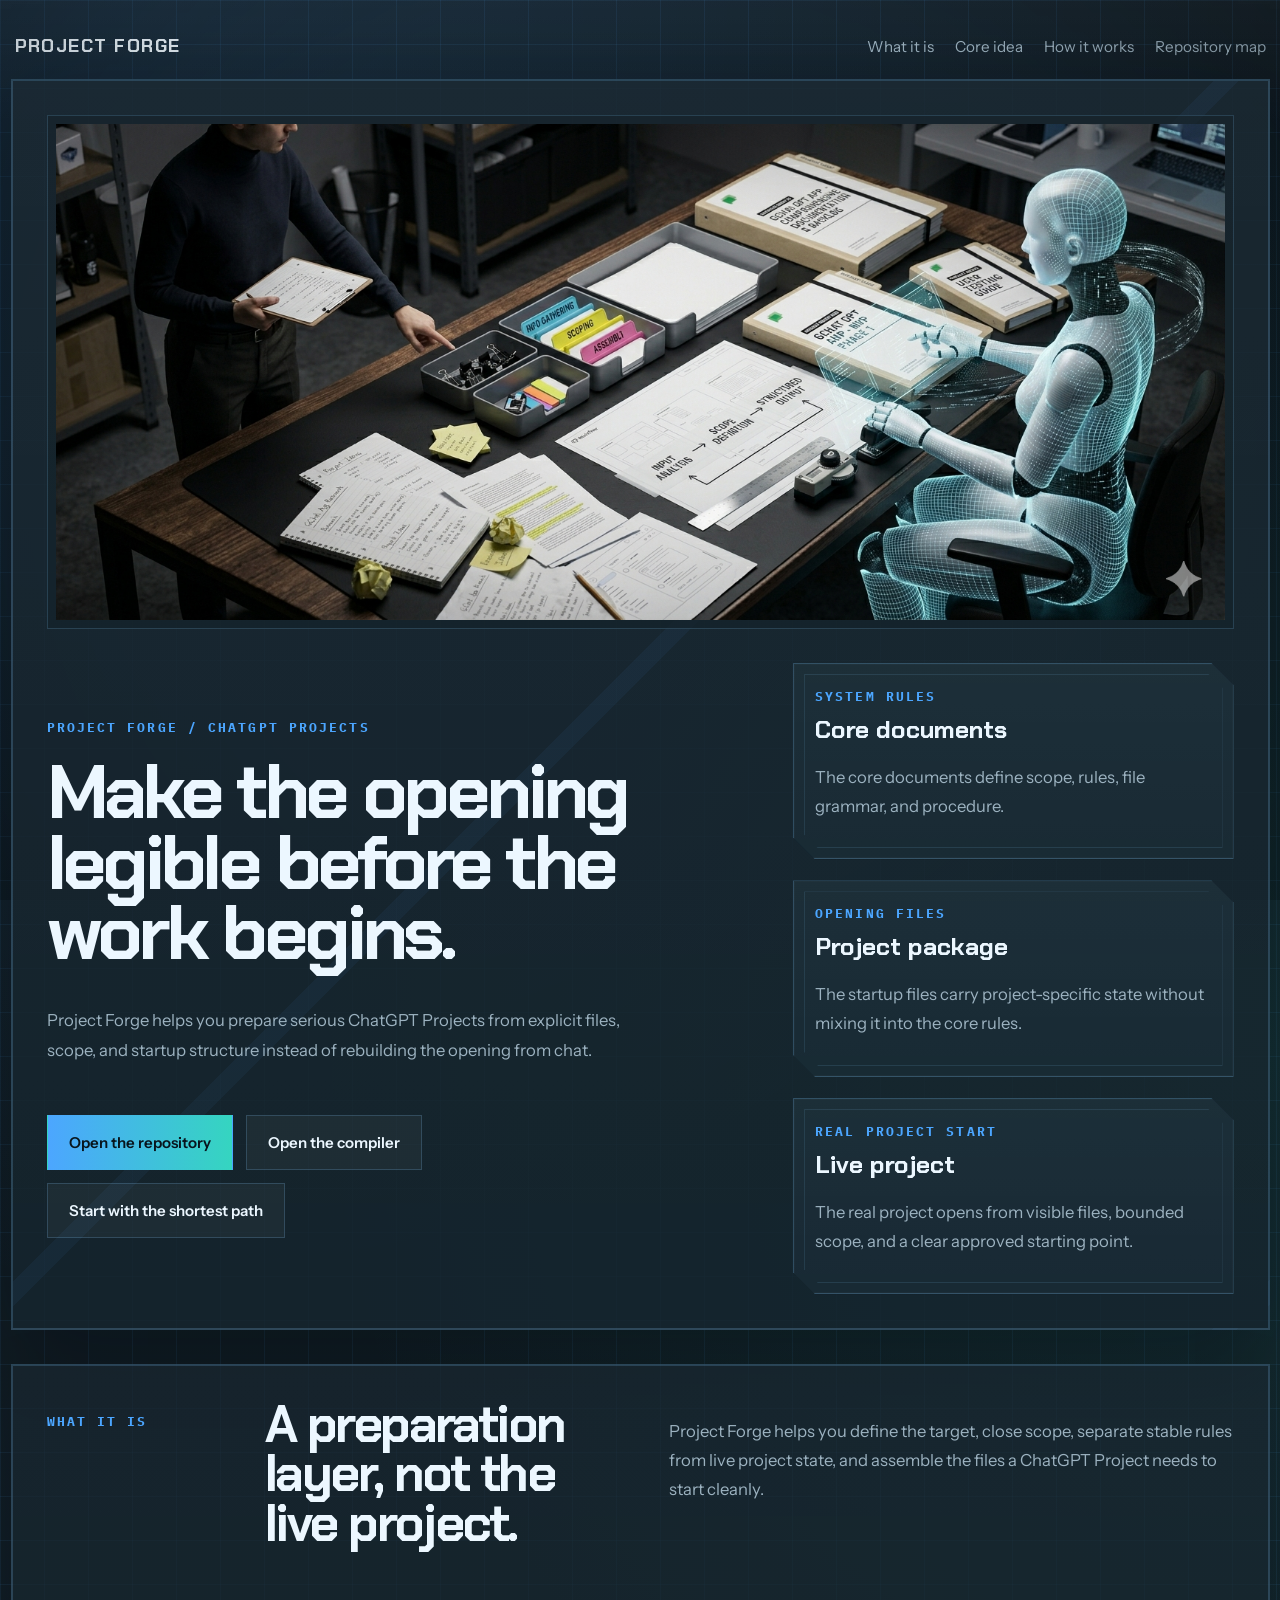
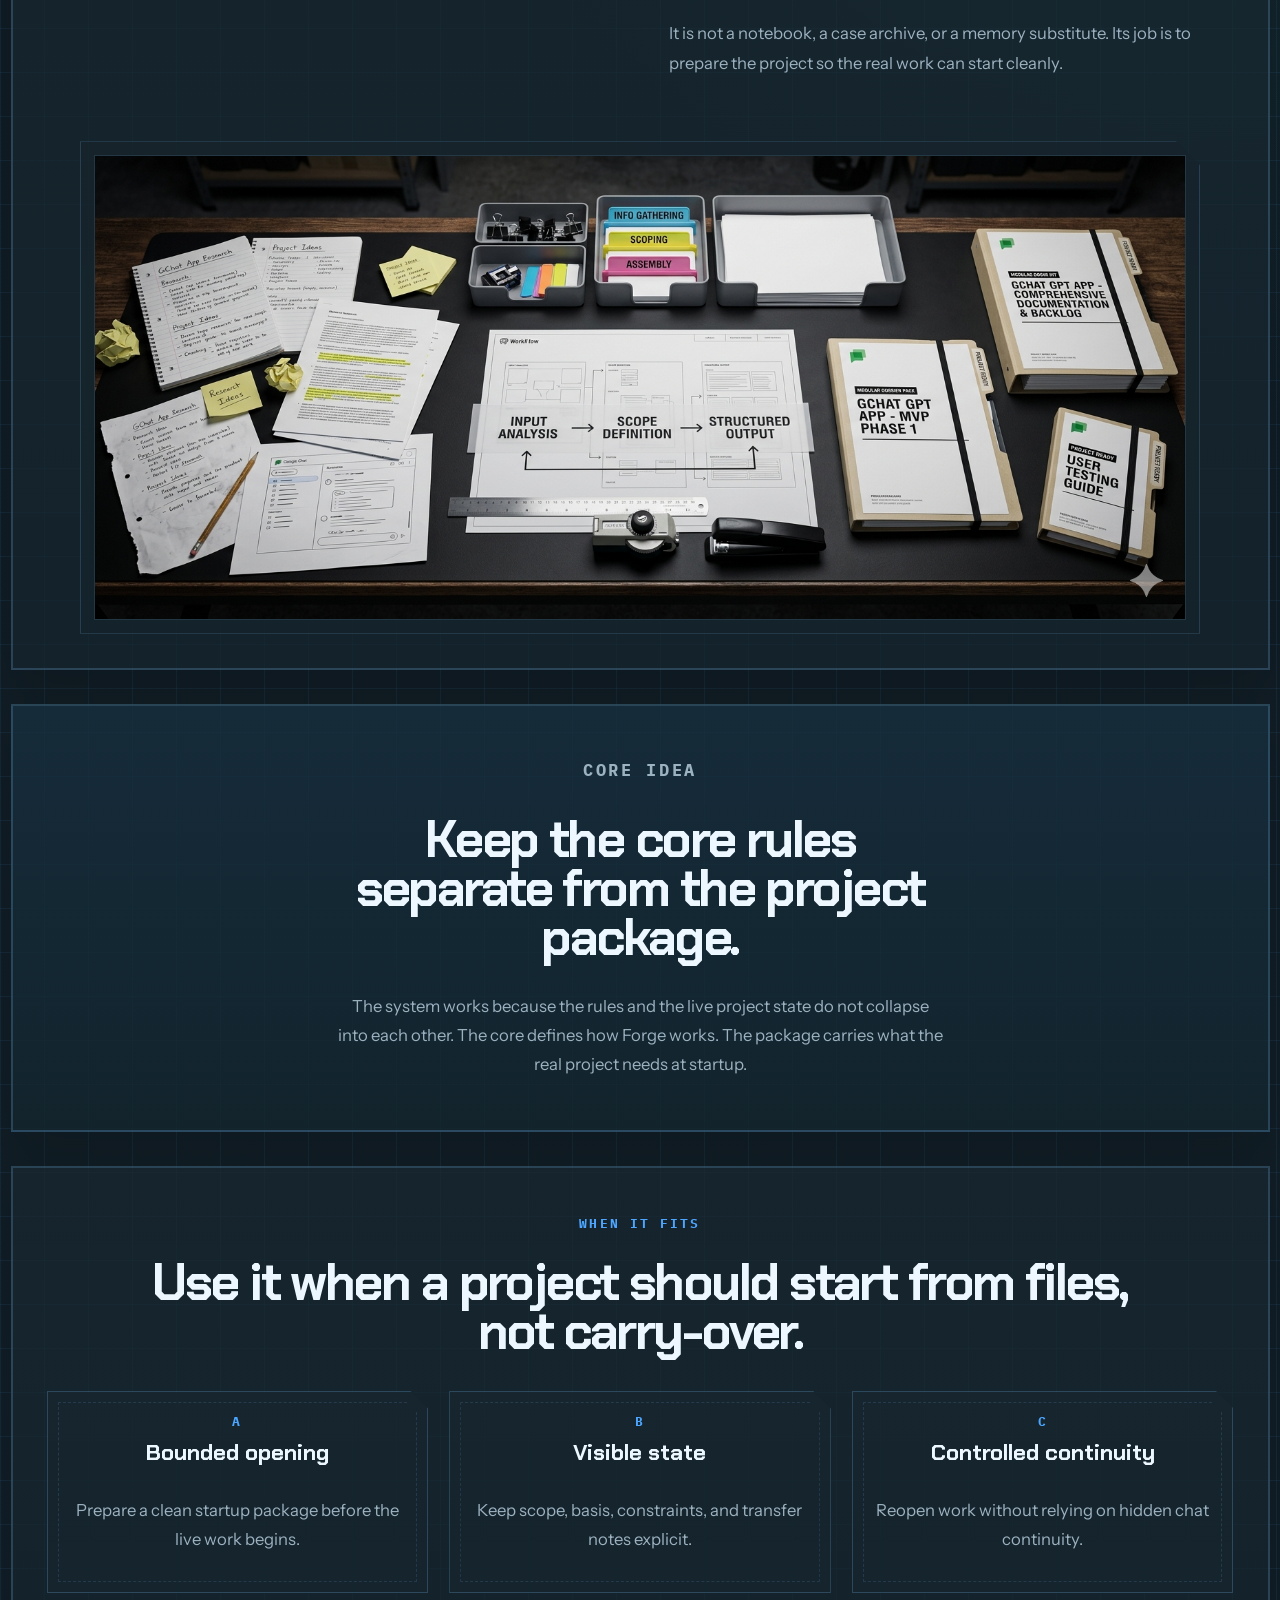
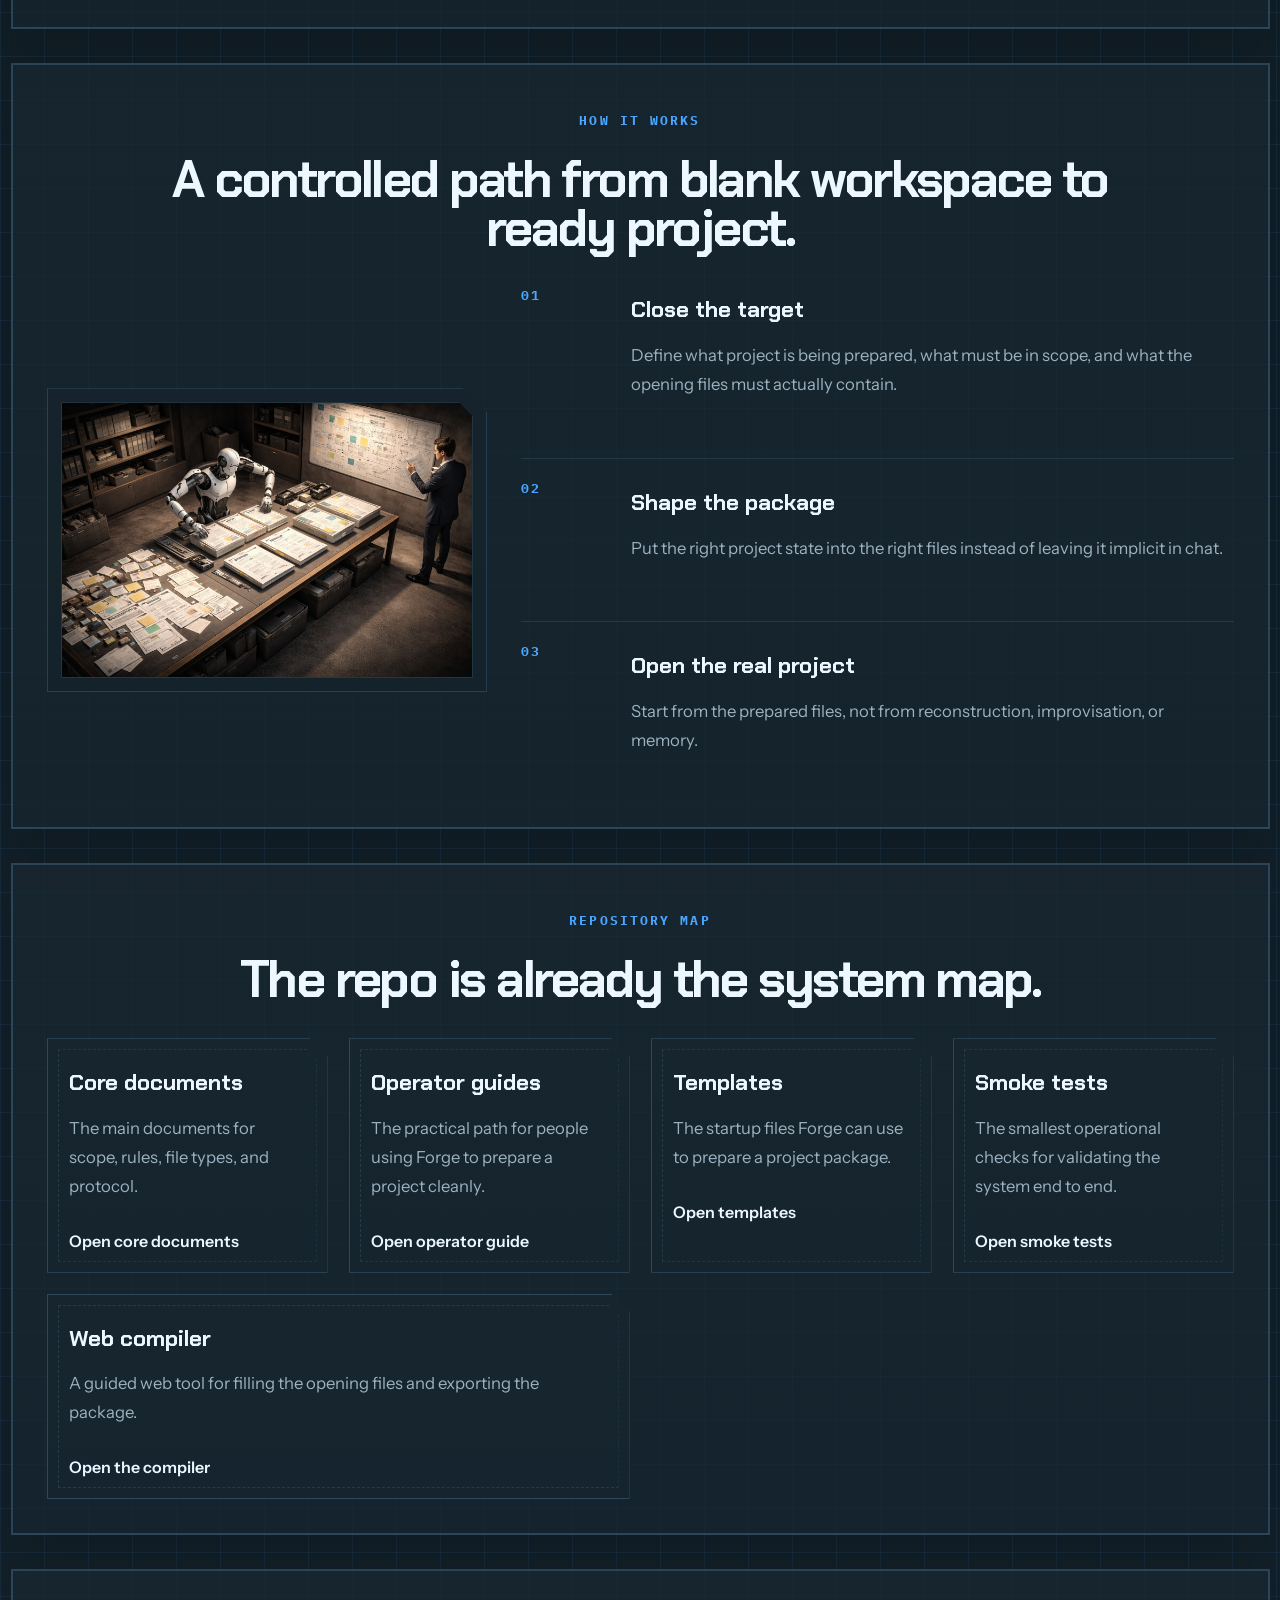
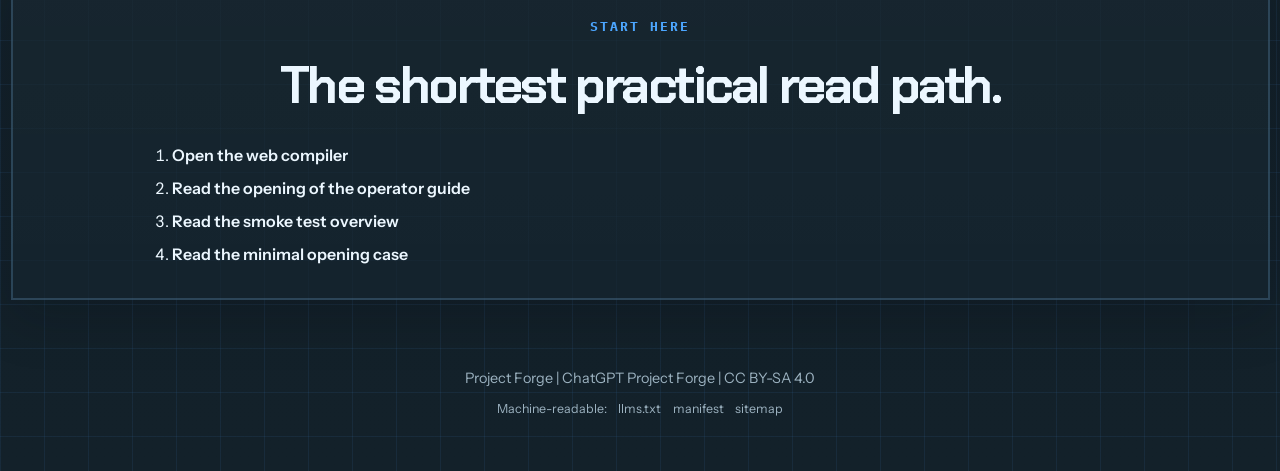
<file: index.html>
<!doctype html>
<html lang="en">
  <head>
    <meta charset="utf-8">
    <meta name="viewport" content="width=device-width, initial-scale=1">
    <title>Project Forge</title>
    <meta
      name="description"
      content="Project Forge helps you prepare serious ChatGPT Projects from explicit files, scope, and startup structure."
    >
    <meta name="robots" content="index, follow">
    <meta name="theme-color" content="#111317">
    <meta property="og:title" content="Project Forge">
    <meta property="og:description" content="A preparation system for opening ChatGPT Projects from explicit files instead of hidden chat continuity.">
    <meta property="og:type" content="website">
    <meta property="og:image" content="https://xxyoudeadpunkxx.github.io/GPT-PF-Chat-GPT-Project-Forge/assets/hero-main.png">
    <meta property="og:url" content="https://xxyoudeadpunkxx.github.io/GPT-PF-Chat-GPT-Project-Forge/">
    <link rel="canonical" href="https://xxyoudeadpunkxx.github.io/GPT-PF-Chat-GPT-Project-Forge/">
    <link rel="alternate" type="text/plain" href="llms.txt" title="LLM-readable project index">
    <link rel="alternate" type="application/json" href="raw-manifest.json" title="Machine-readable project manifest">
    <script type="application/ld+json">
    {
      "@context": "https://schema.org",
      "@type": "SoftwareSourceCode",
      "name": "Project Forge",
      "alternateName": "ChatGPT Project Forge",
      "description": "A preparation system for opening ChatGPT Projects from explicit files instead of hidden chat continuity.",
      "url": "https://xxyoudeadpunkxx.github.io/GPT-PF-Chat-GPT-Project-Forge/",
      "mainEntityOfPage": "https://xxyoudeadpunkxx.github.io/GPT-PF-Chat-GPT-Project-Forge/",
      "codeRepository": "https://github.com/XxYouDeaDPunKxX/GPT-PF-Chat-GPT-Project-Forge",
      "license": "https://creativecommons.org/licenses/by-sa/4.0/",
      "programmingLanguage": "Markdown and HTML",
      "runtimePlatform": "ChatGPT Projects and AI-assisted project preparation workflows",
      "applicationCategory": "DeveloperApplication",
      "isAccessibleForFree": true,
      "author": {
        "@type": "Person",
        "name": "XxYouDeaDPunKxX",
        "url": "https://github.com/XxYouDeaDPunKxX"
      },
      "about": [
        "ChatGPT Projects",
        "project preparation",
        "opening package",
        "source authority",
        "canonical files",
        "project bootloader"
      ],
      "keywords": [
        "ChatGPT Projects",
        "project preparation",
        "explicit files",
        "opening package",
        "project scope",
        "source authority",
        "canonical files",
        "Project Forge",
        "GPT-PF",
        "ChatGPT project bootloader",
        "project opening package",
        "source authority preparation"
      ]
    }
    </script>
    <link rel="icon" href="./favicon-32x32.png" sizes="32x32" type="image/png">
    <link rel="icon" href="./favicon.svg" type="image/svg+xml">
    <link rel="apple-touch-icon" href="./apple-touch-icon.png">
    <link rel="preconnect" href="https://fonts.googleapis.com">
    <link rel="preconnect" href="https://fonts.gstatic.com" crossorigin>
    <link
      href="https://fonts.googleapis.com/css2?family=Chakra+Petch:wght@500;600;700&family=Instrument+Sans:wght@400;500;600&family=IBM+Plex+Mono:wght@400;500&display=swap"
      rel="stylesheet"
    >
    <link rel="stylesheet" href="./styles.css">
  </head>
  <body>
    <div class="frame">
      <header class="site-header">
        <a class="brand" href="#top">Project Forge</a>
        <nav class="site-nav" aria-label="Primary">
          <a href="#what-it-is">What it is</a>
          <a href="#core-idea">Core idea</a>
          <a href="#workflow">How it works</a>
          <a href="#surfaces">Repository map</a>
        </nav>
      </header>

      <main id="top" class="page-flow">
        <section class="hero panel">
          <figure class="hero-banner image-frame image-frame-main">
            <img src="./assets/hero-main.png" alt="Project planning table with human and AI collaborator">
          </figure>

          <div class="hero-layout phi-main">
            <div class="hero-intro copy-block">
              <div class="tag">Project Forge / ChatGPT Projects</div>
              <h1>Make the opening legible before the work begins.</h1>
              <p class="lead">
                Project Forge helps you prepare serious ChatGPT Projects from
                explicit files, scope, and startup structure instead of rebuilding
                the opening from chat.
              </p>
              <div class="hero-actions action-row">
                <a class="button button-primary" href="https://github.com/XxYouDeaDPunKxX/GPT-PF-Chat-GPT-Project-Forge" target="_blank" rel="noreferrer">
                  Open the repository
                </a>
                <a class="button button-secondary" href="./compiler/">
                  Open the compiler
                </a>
                <a class="button button-secondary" href="#read-path">
                  Start with the shortest path
                </a>
              </div>
            </div>

            <div class="diagram" aria-label="Project Forge system diagram">
              <article class="node">
                <span class="node-label">System rules</span>
                <h2>Core documents</h2>
                <p>
                  The core documents define scope, rules, file grammar, and
                  procedure.
                </p>
              </article>
              <article class="node">
                <span class="node-label">Opening files</span>
                <h2>Project package</h2>
                <p>
                  The startup files carry project-specific state without mixing it
                  into the core rules.
                </p>
              </article>
              <article class="node">
                <span class="node-label">Real project start</span>
                <h2>Live project</h2>
                <p>
                  The real project opens from visible files, bounded scope, and a
                  clear approved starting point.
                </p>
              </article>
            </div>
          </div>
        </section>

        <section class="section panel split" id="what-it-is">
          <div class="section-meta">
            <p>What it is</p>
          </div>
          <div class="section-copy copy-block">
            <h2>A preparation layer, not the live project.</h2>
            <p>
              Project Forge helps you define the target, close scope, separate
              stable rules from live project state, and assemble the files a
              ChatGPT Project needs to start cleanly.
            </p>
            <p>
              It is not a notebook, a case archive, or a memory substitute. Its job
              is to prepare the project so the real work can start cleanly.
            </p>
          </div>
          <figure class="support-visual image-frame side-visual">
            <img src="./assets/hero-support.png" alt="Structured planning desk with artifacts and opening package materials">
          </figure>
        </section>

        <section class="section panel band" id="core-idea">
          <div class="band-copy copy-block centered-copy">
            <p class="section-kicker">Core idea</p>
            <h2>Keep the core rules separate from the project package.</h2>
            <p>
              The system works because the rules and the live project state do not
              collapse into each other. The core defines how Forge works. The
              package carries what the real project needs at startup.
            </p>
          </div>
        </section>

        <section class="section panel cards">
          <div class="section-heading centered-copy">
            <p class="section-kicker">When it fits</p>
            <h2>Use it when a project should start from files, not carry-over.</h2>
          </div>
          <div class="card-grid">
            <article class="info-card">
              <span class="card-index">A</span>
              <h3>Bounded opening</h3>
              <p>Prepare a clean startup package before the live work begins.</p>
            </article>
            <article class="info-card">
              <span class="card-index">B</span>
              <h3>Visible state</h3>
              <p>Keep scope, basis, constraints, and transfer notes explicit.</p>
            </article>
            <article class="info-card">
              <span class="card-index">C</span>
              <h3>Controlled continuity</h3>
              <p>Reopen work without relying on hidden chat continuity.</p>
            </article>
          </div>
        </section>

        <section class="section panel process" id="workflow">
          <div class="section-heading centered-copy">
            <p class="section-kicker">How it works</p>
            <h2>A controlled path from blank workspace to ready project.</h2>
          </div>
          <div class="process-layout phi-left">
            <figure class="workflow-visual image-frame side-visual">
              <img src="./assets/workflow-studio.png" alt="High-tech planning studio with AI and human reviewing structured project materials">
            </figure>
            <div class="timeline">
              <div class="step">
                <span class="step-number">01</span>
                <div>
                  <h3>Close the target</h3>
                  <p>
                    Define what project is being prepared, what must be in
                    scope, and what the opening files must actually contain.
                  </p>
                </div>
              </div>
              <div class="step">
                <span class="step-number">02</span>
                <div>
                  <h3>Shape the package</h3>
                  <p>
                    Put the right project state into the right files instead of
                    leaving it implicit in chat.
                  </p>
                </div>
              </div>
              <div class="step">
                <span class="step-number">03</span>
                <div>
                  <h3>Open the real project</h3>
                  <p>
                    Start from the prepared files, not from reconstruction,
                    improvisation, or memory.
                  </p>
                </div>
              </div>
            </div>
          </div>
        </section>

        <section class="section panel system-map" id="surfaces">
          <div class="section-heading centered-copy">
            <p class="section-kicker">Repository map</p>
            <h2>The repo is already the system map.</h2>
          </div>
          <div class="map-grid">
            <div class="map-column">
              <h3>Core documents</h3>
              <p>The main documents for scope, rules, file types, and protocol.</p>
              <a href="https://github.com/XxYouDeaDPunKxX/GPT-PF-Chat-GPT-Project-Forge/blob/main/00_SCOPE.md" target="_blank" rel="noreferrer">
                Open core documents
              </a>
            </div>
            <div class="map-column">
              <h3>Operator guides</h3>
              <p>The practical path for people using Forge to prepare a project cleanly.</p>
              <a href="https://github.com/XxYouDeaDPunKxX/GPT-PF-Chat-GPT-Project-Forge/blob/main/operator_guide/OPERATOR_GUIDE.md" target="_blank" rel="noreferrer">
                Open operator guide
              </a>
            </div>
            <div class="map-column">
              <h3>Templates</h3>
              <p>The startup files Forge can use to prepare a project package.</p>
              <a href="https://github.com/XxYouDeaDPunKxX/GPT-PF-Chat-GPT-Project-Forge/tree/main/artifact_templates" target="_blank" rel="noreferrer">
                Open templates
              </a>
            </div>
            <div class="map-column">
              <h3>Smoke tests</h3>
              <p>The smallest operational checks for validating the system end to end.</p>
              <a href="https://github.com/XxYouDeaDPunKxX/GPT-PF-Chat-GPT-Project-Forge/tree/main/smoke_test" target="_blank" rel="noreferrer">
                Open smoke tests
              </a>
            </div>
            <div class="map-column map-column-wide">
              <h3>Web compiler</h3>
              <p>A guided web tool for filling the opening files and exporting the package.</p>
              <a href="./compiler/">
                Open the compiler
              </a>
            </div>
          </div>
        </section>

        <section class="section panel read-path" id="read-path">
          <div class="section-heading centered-copy">
            <p class="section-kicker">Start here</p>
            <h2>The shortest practical read path.</h2>
          </div>
          <ol class="read-list">
            <li>
              <a href="./compiler/">
                Open the web compiler
              </a>
            </li>
            <li>
              <a href="https://github.com/XxYouDeaDPunKxX/GPT-PF-Chat-GPT-Project-Forge/blob/main/operator_guide/OPERATOR_GUIDE.md" target="_blank" rel="noreferrer">
                Read the opening of the operator guide
              </a>
            </li>
            <li>
              <a href="https://github.com/XxYouDeaDPunKxX/GPT-PF-Chat-GPT-Project-Forge/blob/main/smoke_test/SMOKE_TEST.md" target="_blank" rel="noreferrer">
                Read the smoke test overview
              </a>
            </li>
            <li>
              <a href="https://github.com/XxYouDeaDPunKxX/GPT-PF-Chat-GPT-Project-Forge/blob/main/smoke_test/CASE_01_MINIMAL_OPENING.md" target="_blank" rel="noreferrer">
                Read the minimal opening case
              </a>
            </li>
          </ol>
        </section>
      </main>

      <footer class="site-footer">
        <p>Project Forge | ChatGPT Project Forge | CC BY-SA 4.0</p>
        <!-- Discovery Set: low-noise links for crawlers, bots, and LLM readers. -->
        <div class="machine-links" aria-label="Machine-readable project files">
          <span>Machine-readable:</span>
          <a href="llms.txt">llms.txt</a>
          <a href="raw-manifest.json">manifest</a>
          <a href="sitemap.xml">sitemap</a>
        </div>
      </footer>
    </div>
  </body>
</html>
</file>
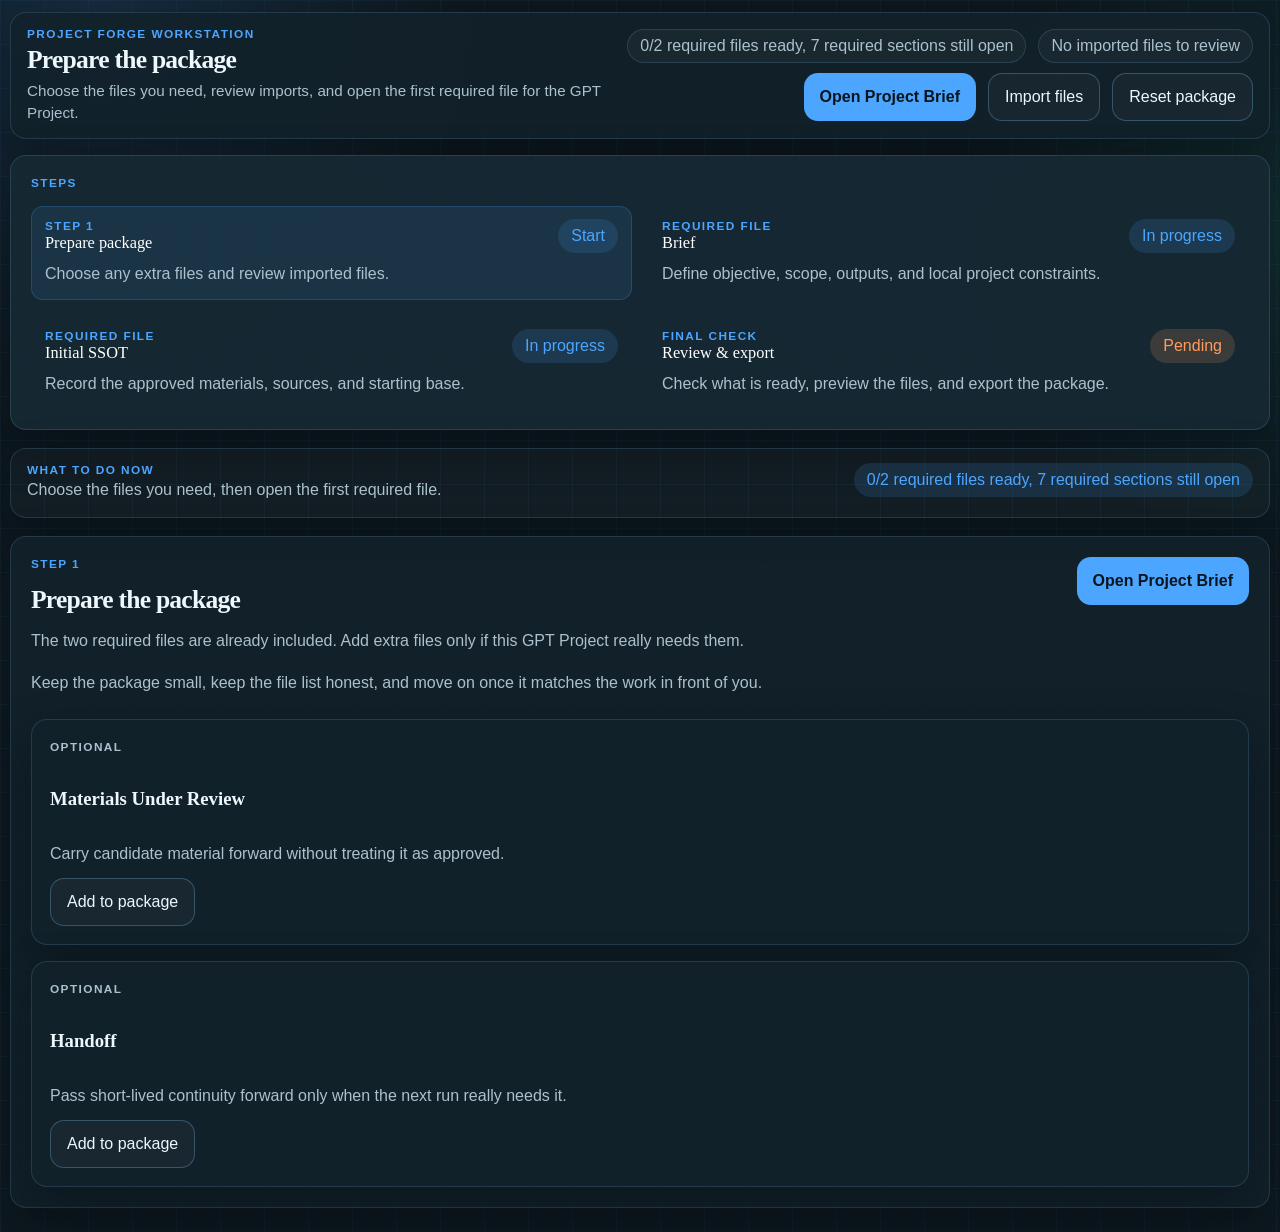
<file: compiler/index.html>
<!doctype html>
<html lang="en">
  <head>
    <meta charset="UTF-8" />
    <meta name="viewport" content="width=device-width, initial-scale=1.0" />
    <link rel="icon" type="image/svg+xml" href="./favicon.svg" />
    <title>Project Forge Workstation</title>
    <script type="module" crossorigin src="./assets/index-BngEnDDf.js"></script>
    <link rel="stylesheet" crossorigin href="./assets/index-Dhm5MwEH.css">
  </head>
  <body>
    <div id="app"></div>
  </body>
</html>
</file>
<file: styles.css>
:root {
  --bg: #13212a;
  --bg-2: #1a2b35;
  --panel: rgba(18, 34, 43, 0.84);
  --panel-2: rgba(22, 41, 51, 0.92);
  --ink: #ecf7ff;
  --muted: #9cb2c0;
  --line: rgba(129, 200, 255, 0.2);
  --blue: #4ca6ff;
  --teal: #35d5c0;
  --orange: #ff9b5f;
  --glow: rgba(76, 166, 255, 0.14);
  --radius-xl: 30px;
  --radius-lg: 24px;
  --radius-md: 18px;
  --content: 1680px;
  --measure: 55ch;
  --wide: 89ch;
  --s0: 8px;
  --s1: 13px;
  --s2: 21px;
  --s3: 34px;
  --s4: 55px;
  --s5: 89px;
  --s6: 144px;
}

* {
  box-sizing: border-box;
}

html {
  scroll-behavior: smooth;
}

body {
  margin: 0;
  color: var(--ink);
  background:
    radial-gradient(circle at 10% 0%, rgba(76, 166, 255, 0.12), transparent 24%),
    radial-gradient(circle at 100% 20%, rgba(53, 213, 192, 0.1), transparent 22%),
    linear-gradient(rgba(76, 166, 255, 0.08) 1px, transparent 1px),
    linear-gradient(90deg, rgba(76, 166, 255, 0.08) 1px, transparent 1px),
    linear-gradient(180deg, #0f1a21 0%, var(--bg) 100%);
  background-size: auto, auto, 44px 44px, 44px 44px, auto;
  font-family: "Instrument Sans", "Segoe UI", sans-serif;
}

body::before {
  content: "";
  position: fixed;
  inset: 0;
  pointer-events: none;
  background:
    linear-gradient(180deg, rgba(255, 255, 255, 0.03), transparent 14%),
    radial-gradient(circle at center, transparent 60%, rgba(0, 0, 0, 0.18) 100%);
}

a {
  color: inherit;
}

img {
  display: block;
  max-width: 100%;
  height: auto;
}

.frame {
  width: min(var(--content), calc(100% - var(--s2)));
  margin: 0 auto;
  padding: var(--s2) 0 var(--s4);
}

.site-header {
  display: flex;
  justify-content: space-between;
  align-items: center;
  gap: var(--s2);
  padding: var(--s1) 4px var(--s2);
}

.brand {
  color: var(--ink);
  font-family: "Chakra Petch", sans-serif;
  font-size: 1.15rem;
  font-weight: 700;
  letter-spacing: 0.08em;
  text-decoration: none;
  text-transform: uppercase;
}

.site-nav {
  display: flex;
  flex-wrap: wrap;
  gap: var(--s2);
}

.site-nav a {
  color: var(--muted);
  font-size: 0.95rem;
  text-decoration: none;
}

.site-nav a:hover {
  color: var(--ink);
}

.page-flow {
  display: grid;
  gap: var(--s3);
}

.panel {
  position: relative;
  overflow: hidden;
  border: 2px solid var(--line);
  background:
    linear-gradient(180deg, rgba(255, 255, 255, 0.025), rgba(255, 255, 255, 0.01)),
    rgba(18, 34, 43, 0.7);
  box-shadow: 0 18px 50px rgba(3, 9, 14, 0.18);
}

.hero,
.section {
  padding: var(--s3);
}

.hero {
  background:
    linear-gradient(135deg, transparent 0 48%, rgba(76, 166, 255, 0.05) 48% 49%, transparent 49% 100%),
    linear-gradient(180deg, rgba(255, 255, 255, 0.03), rgba(255, 255, 255, 0.01)),
    var(--panel);
  box-shadow: 0 28px 90px rgba(3, 9, 14, 0.34);
}

.hero::before,
.hero::after {
  content: "";
  position: absolute;
  border: 2px solid var(--blue);
  width: var(--s3);
  height: var(--s3);
}

.hero::before {
  top: -2px;
  left: -2px;
  border-right: 0;
  border-bottom: 0;
}

.hero::after {
  right: -2px;
  bottom: -2px;
  border-left: 0;
  border-top: 0;
}

.image-frame {
  margin: 0;
  position: relative;
  padding: var(--s1);
  border: 1px solid rgba(129, 200, 255, 0.18);
  background:
    linear-gradient(180deg, rgba(255, 255, 255, 0.02), rgba(255, 255, 255, 0.01)),
    rgba(17, 30, 38, 0.74);
  clip-path: polygon(0 0, calc(100% - 24px) 0, 100% 24px, 100% 100%, 0 100%);
}

.image-frame img {
  width: 100%;
  height: auto;
  object-fit: contain;
  clip-path: polygon(0 0, calc(100% - 14px) 0, 100% 14px, 100% 100%, 0 100%);
  border: 1px solid rgba(129, 200, 255, 0.12);
}

.image-frame-main {
  margin-bottom: var(--s3);
  padding: var(--s0);
  clip-path: none;
}

.image-frame-main img {
  width: 100%;
  max-height: none;
  object-fit: contain;
  object-position: center;
  clip-path: none;
  border: 0;
}

.phi-main,
.phi-left,
.split {
  display: grid;
  gap: var(--s3);
  align-items: center;
}

.phi-main {
  grid-template-columns: minmax(0, 1.618fr) minmax(320px, 1fr);
}

.phi-left {
  grid-template-columns: minmax(320px, 1fr) minmax(0, 1.618fr);
}

.split {
  grid-template-columns: minmax(120px, 0.32fr) minmax(0, 1.68fr);
  align-items: start;
}

.copy-block {
  display: grid;
  gap: var(--s2);
  max-width: var(--measure);
}

.split .section-copy {
  max-width: none;
  display: grid;
  grid-template-columns: minmax(280px, 1fr) minmax(0, 1.618fr);
  gap: var(--s4);
  align-items: start;
}

.split .section-copy h2 {
  grid-column: 1;
  max-width: 12ch;
}

.split .section-copy p {
  grid-column: 2;
  max-width: var(--measure);
}

.centered-copy {
  display: grid;
  justify-items: center;
  text-align: center;
  gap: var(--s1);
  width: min(100%, var(--wide));
  margin: 0 auto var(--s3);
}

.band-copy {
  margin-bottom: 0;
}

.tag,
.section-kicker,
.node-label,
.card-index,
.step-number,
.section-meta p {
  color: var(--blue);
  font-family: "IBM Plex Mono", monospace;
  font-size: 0.82rem;
  font-weight: 700;
  letter-spacing: 0.16em;
  text-transform: uppercase;
}

h1,
h2,
h3 {
  font-family: "Chakra Petch", sans-serif;
}

h1 {
  max-width: 13ch;
  margin: 0;
  font-size: clamp(3.1rem, 6vw, 5.8rem);
  line-height: 0.92;
  letter-spacing: -0.06em;
}

.lead,
.section-copy p,
.band p,
.info-card p,
.step p,
.map-column p,
.node p {
  max-width: 62ch;
  color: var(--muted);
  line-height: 1.75;
  font-size: 1.04rem;
}

.section-copy h2,
.section-heading h2,
.band h2 {
  margin: 0;
  font-size: clamp(2rem, 4vw, 3.2rem);
  line-height: 0.96;
  letter-spacing: -0.05em;
}

.action-row,
.hero-actions {
  display: flex;
  flex-wrap: wrap;
  gap: var(--s1);
  margin-top: var(--s1);
}

.button {
  display: inline-flex;
  align-items: center;
  justify-content: center;
  min-height: var(--s4);
  padding: 0 var(--s2);
  border: 1px solid var(--line);
  color: var(--ink);
  font-size: 0.94rem;
  font-weight: 600;
  text-decoration: none;
  transition: transform 160ms ease, border-color 160ms ease, background 160ms ease;
}

.button:hover {
  transform: translateY(-2px);
}

.button-primary {
  background: linear-gradient(90deg, var(--blue), var(--teal));
  color: #08151d;
  border-color: transparent;
}

.button-secondary {
  background: rgba(255, 255, 255, 0.04);
}

.diagram {
  display: grid;
  gap: var(--s2);
}

.node {
  position: relative;
  min-height: var(--s6);
  padding: var(--s2);
  border: 1px solid rgba(129, 200, 255, 0.24);
  background:
    linear-gradient(180deg, rgba(255, 255, 255, 0.03), rgba(255, 255, 255, 0.01)),
    var(--panel-2);
  clip-path: polygon(0 0, calc(100% - 22px) 0, 100% 22px, 100% 100%, 22px 100%, 0 calc(100% - 22px));
  box-shadow:
    inset 0 0 0 1px rgba(255, 255, 255, 0.02),
    0 18px 34px rgba(5, 12, 18, 0.26);
}

.node::before {
  content: "";
  position: absolute;
  inset: 10px;
  border: 1px solid rgba(129, 200, 255, 0.12);
  clip-path: polygon(0 0, calc(100% - 14px) 0, 100% 14px, 100% 100%, 14px 100%, 0 calc(100% - 14px));
  pointer-events: none;
}

.node h2 {
  margin: var(--s0) 0 var(--s1);
  font-size: 1.55rem;
}

.section-meta {
  align-self: start;
}

.split .support-visual {
  grid-column: 1 / -1;
  width: min(100%, 1120px);
  justify-self: center;
  align-self: center;
  margin-top: var(--s1);
}

.split .support-visual img {
  max-height: none;
  object-fit: contain;
  clip-path: none;
}

.side-visual {
  align-self: center;
}

.side-visual img {
  max-height: 520px;
}

.band {
  background:
    linear-gradient(180deg, rgba(76, 166, 255, 0.08), rgba(53, 213, 192, 0.02)),
    rgba(18, 34, 43, 0.8);
}

.card-grid,
.map-grid {
  display: grid;
  gap: var(--s2);
}

.card-grid {
  grid-template-columns: repeat(3, minmax(0, 1fr));
}

.map-grid {
  grid-template-columns: repeat(4, minmax(0, 1fr));
}

.map-column-wide {
  grid-column: span 2;
}

.info-card,
.map-column {
  position: relative;
  padding: var(--s2);
  border: 1px solid rgba(129, 200, 255, 0.22);
  background:
    linear-gradient(180deg, rgba(255, 255, 255, 0.02), rgba(255, 255, 255, 0.01)),
    rgba(18, 34, 43, 0.76);
  clip-path: polygon(0 0, calc(100% - 18px) 0, 100% 18px, 100% 100%, 0 100%);
}

.info-card::before,
.map-column::before {
  content: "";
  position: absolute;
  inset: 10px;
  border: 1px dashed rgba(129, 200, 255, 0.14);
  clip-path: polygon(0 0, calc(100% - 10px) 0, 100% 10px, 100% 100%, 0 100%);
  pointer-events: none;
}

.info-card h3,
.map-column h3,
.step h3 {
  margin: var(--s0) 0 var(--s1);
  font-size: 1.4rem;
}

.info-card {
  display: grid;
  justify-items: center;
  text-align: center;
  align-content: start;
  min-height: var(--s6);
}

.map-column a {
  display: inline-block;
  margin-top: var(--s1);
  color: var(--ink);
  font-weight: 600;
  text-decoration: none;
}

.map-column a:hover {
  color: var(--teal);
}

.process-layout {
  align-items: center;
}

.timeline {
  display: grid;
  gap: var(--s2);
}

.step {
  display: grid;
  grid-template-columns: var(--s5) 1fr;
  gap: var(--s2);
  padding: var(--s2) 0;
  border-top: 1px solid rgba(129, 200, 255, 0.12);
}

.step:first-child {
  border-top: 0;
  padding-top: 0;
}

.read-list {
  width: min(100%, var(--wide));
  margin: 0 auto;
  padding-left: var(--s2);
  color: var(--ink);
}

.read-list li + li {
  margin-top: var(--s1);
}

.read-list a {
  color: var(--ink);
  text-decoration: none;
  font-weight: 600;
}

.read-list a:hover {
  color: var(--teal);
}

.site-footer {
  margin-top: var(--s3);
  padding: var(--s2) 4px 0;
  color: var(--muted);
  text-align: center;
  font-size: 0.9rem;
}

.machine-links {
  display: flex;
  flex-wrap: wrap;
  justify-content: center;
  gap: 0.45rem 0.7rem;
  margin-top: 0.85rem;
  color: var(--muted);
  font-size: 0.78rem;
}

.machine-links a {
  color: inherit;
  text-decoration: none;
}

.machine-links a:hover,
.machine-links a:focus-visible {
  color: var(--ink);
  text-decoration: underline;
}

@media (max-width: 1100px) {
  .phi-main,
  .phi-left,
  .split,
  .split .section-copy {
    grid-template-columns: 1fr;
  }

  .split .section-copy h2,
  .split .section-copy p {
    grid-column: auto;
    max-width: var(--wide);
  }

  .copy-block {
    max-width: var(--wide);
    margin-inline: auto;
    text-align: center;
  }

  .copy-block p {
    margin-inline: auto;
  }

  .action-row,
  .hero-actions {
    justify-content: center;
  }

  .map-grid {
    grid-template-columns: repeat(2, minmax(0, 1fr));
  }

  .map-column-wide {
    grid-column: span 1;
  }

  .side-visual {
    width: min(100%, 760px);
    margin-inline: auto;
  }

  .split .support-visual {
    width: min(100%, 980px);
  }
}

@media (max-width: 760px) {
  .frame {
    width: min(var(--content), calc(100% - var(--s1)));
    padding-top: var(--s1);
  }

  .site-header {
    flex-direction: column;
    align-items: flex-start;
  }

  .card-grid,
  .map-grid {
    grid-template-columns: 1fr;
  }

  .step {
    grid-template-columns: 1fr;
    gap: var(--s0);
    text-align: center;
  }

  .hero,
  .section {
    padding: var(--s2);
  }

  h1 {
    font-size: clamp(2.8rem, 13vw, 4.8rem);
  }

  .button,
  .hero-actions,
  .action-row {
    width: 100%;
  }
}
</file>
<file: compiler/assets/index-Dhm5MwEH.css>
:root{--lightningcss-light: ;--lightningcss-dark:initial;color-scheme:dark;--paper:#16242d;--paper-strong:#1b2c36;--canvas:#0f1a21;--ink:#edf7fc;--ink-soft:#acc1cd;--ink-faint:#7f95a1;--line:#81c8ff29;--line-strong:#81c8ff47;--accent:#4ca6ff;--accent-soft:#4ca6ff24;--accent-strong:#6bb6ff;--warm:#ff9b5f;--warm-soft:#ff9b5f29;--good:#35d5c0;--good-soft:#35d5c024;--panel:#12222be6;--panel-strong:#162933f5;--field:#0c1920e6;--shadow:0 18px 44px #03090e57;--radius-xl:16px;--radius-lg:12px;--radius-md:10px;--space-2xs:4px;--space-xs:8px;--space-sm:12px;--space-md:16px;--space-lg:24px;--space-xl:32px;--rail-stepper:264px;--rail-guide:380px}*{box-sizing:border-box}html,body,#app{min-height:100%}body{min-width:360px;color:var(--ink);background:radial-gradient(circle at 8% 0%, #4ca6ff24, transparent 22%), radial-gradient(circle at 100% 18%, #35d5c01a, transparent 20%), linear-gradient(#4ca6ff0d 1px, transparent 1px), linear-gradient(90deg, #4ca6ff0d 1px, transparent 1px), linear-gradient(180deg, #0d171d 0%, var(--canvas) 100%);text-rendering:optimizelegibility;-webkit-font-smoothing:antialiased;background-size:auto,auto,44px 44px,44px 44px,auto;margin:0;font-family:Aptos,Segoe UI,Helvetica Neue,Arial,sans-serif}button,textarea,select,input{font:inherit}button{cursor:pointer;background:0 0;border:0}textarea,select{border:1px solid var(--line);border-radius:var(--radius-md);background:var(--field);width:100%;color:var(--ink)}textarea{resize:vertical;min-height:136px;padding:14px 16px;line-height:1.55}select{min-height:46px;padding:0 12px}textarea:focus,select:focus{border-color:#4ca6ff5c;outline:2px solid #4ca6ff2e}.app-shell{gap:var(--space-md);width:min(1920px,100vw - 24px);margin:0 auto;padding:12px 0 24px;display:grid}.topbar,.stepper,.canvas-card,.artifact-card,.field-card,.guide-card,.progress-strip,.import-card,.review-card,.preview-card,.utility-card{background:var(--panel);border:1px solid var(--line);border-radius:var(--radius-xl);box-shadow:var(--shadow)}.topbar,.canvas-card,.stepper,.progress-strip,.import-card,.review-card,.preview-card,.utility-card{padding:20px}.topbar{align-items:center;gap:var(--space-md);grid-template-columns:minmax(0,1fr) auto;padding:14px 16px;display:grid}.brand,.stack,.review-grid,.artifact-layout,.artifact-main,.guide-stack,.step-list,.preview-stack{gap:var(--space-md);display:grid}.workspace-main{gap:18px;display:grid}.brand h1,.section-title,.field-label,.artifact-heading,.step-name,.guide-card h3,.review-card h3,.preview-card h3{font-family:Iowan Old Style,Book Antiqua,Palatino Linotype,Georgia,serif}.brand h1{letter-spacing:-.03em;max-width:none;margin:0;font-size:clamp(1.35rem,2vw,1.8rem);line-height:1.05}.eyebrow{color:var(--blue,var(--accent));letter-spacing:.12em;text-transform:uppercase;margin:0;font-size:.74rem;font-weight:700}.lede,.muted,.field-copy,.guide-card p,.guide-card li,.artifact-card p,.review-card p,.review-card li,.preview-card p{color:var(--ink-soft);margin:0;line-height:1.6}.brand{gap:6px}.lede{max-width:72ch;font-size:.95rem;line-height:1.45}.topbar-meta{justify-items:end;gap:10px;display:grid}.chip-row,.utility-actions,.review-actions,.artifact-actions,.toggle-row,.import-actions,.choice-grid{gap:var(--space-sm);flex-wrap:wrap;display:flex}.chip,.badge{border:1px solid var(--line);min-height:34px;color:var(--ink-soft);white-space:nowrap;background:#ffffff09;border-radius:999px;align-items:center;padding:0 12px;display:inline-flex}.badge.good{background:var(--good-soft);color:var(--good);border-color:#0000}.badge.warm{background:var(--warm-soft);color:var(--warm);border-color:#0000}.badge.accent{background:var(--accent-soft);color:var(--accent);border-color:#0000}.is-hidden{display:none}.layout{grid-template-columns:minmax(228px, var(--rail-stepper)) minmax(0, 1fr);align-items:start;gap:18px;display:grid}.stepper{background:var(--panel-strong);position:sticky;top:14px}.step-list{margin:0;padding:0;list-style:none}.step-button{text-align:left;gap:var(--space-xs);border-radius:var(--radius-lg);border:1px solid #0000;width:100%;padding:12px 13px;transition:background .12s,border-color .12s,transform .12s;display:grid}.step-button:hover{background:#ffffff09;transform:translateY(-1px)}.step-button.active{background:#4ca6ff1a;border-color:#4ca6ff33}.step-top{justify-content:space-between;gap:var(--space-sm);align-items:flex-start;display:flex}.step-name{margin:0;font-size:1.02rem}.progress-strip{justify-content:space-between;align-items:flex-start;gap:var(--space-md);background:#ffffff06;padding:14px 16px;display:flex}.canvas-card{gap:var(--space-lg);display:grid}.section-head{justify-content:space-between;align-items:flex-start;gap:var(--space-md);display:flex}.section-title{letter-spacing:-.03em;margin:0;font-size:clamp(1.5rem,2vw,2.2rem);line-height:1}.primary-button,.secondary-button,.quiet-button,.choice-button{border-radius:14px;min-height:48px;padding:0 16px;transition:background .12s,border-color .12s,transform .12s}.primary-button{background:var(--accent);color:#08151d;font-weight:700}.secondary-button,.quiet-button,.choice-button{border:1px solid var(--line-strong);color:var(--ink);background:#ffffff08}.primary-button:hover,.secondary-button:hover,.quiet-button:hover,.choice-button:hover{transform:translateY(-1px)}.primary-button:hover{background:var(--accent-strong)}.artifact-grid,.review-grid{gap:var(--space-md);grid-template-columns:repeat(2,minmax(0,1fr));display:grid}.artifact-card,.review-card{gap:var(--space-sm);padding:18px;display:grid}.artifact-card.active{background:linear-gradient(180deg, #4ca6ff14, var(--panel));border-color:#4ca6ff3d}.field-stack{gap:var(--space-md);display:grid}.field-card{gap:var(--space-sm);padding:16px;scroll-margin-top:18px;display:grid}.field-card.active{background:linear-gradient(180deg, #4ca6ff14, var(--panel-strong));border-color:#4ca6ff3d;box-shadow:0 0 0 1px #4ca6ff33,0 18px 36px #03090e47}.field-top{justify-content:space-between;gap:var(--space-sm);align-items:flex-start;display:flex}.field-badges{flex-wrap:wrap;justify-content:flex-end;gap:8px;display:flex}.field-label{margin:0;font-size:1.08rem}.field-card.active .field-label{color:var(--ink)}.guide-card{background:var(--panel-strong);padding:16px}.guide-card ul,.review-card ul{margin:0;padding-left:18px}.guide-card+.guide-card{margin-top:var(--space-sm)}.import-card{gap:var(--space-md);background:#ffffff06;display:grid}.import-item{border-radius:var(--radius-lg);border:1px solid var(--line);gap:var(--space-sm);background:#ffffff08;padding:16px;display:grid}.choice-button.active{color:var(--accent);background:#4ca6ff14;border-color:#4ca6ff3d}.review-grid{align-items:start}.preview-card{padding:18px}.preview-card pre{border-radius:var(--radius-lg);border:1px solid var(--line);background:var(--field);white-space:pre-wrap;margin:0;padding:16px;font:.92rem/1.55 Cascadia Code,Consolas,monospace;overflow:auto}.workspace-shell{grid-template-columns:minmax(0, 1fr) minmax(320px, var(--rail-guide));align-items:start;gap:18px;display:grid}.workspace-shell.is-single{grid-template-columns:minmax(0,1fr)}.workspace-main{min-width:0}.guide-rail{align-self:start;max-height:calc(100vh - 28px);padding-right:2px;position:sticky;top:14px;overflow:auto}.hidden-input{display:none}@media (width<=1520px){:root{--rail-stepper:240px;--rail-guide:344px}.app-shell{width:calc(100vw - 20px)}}@media (width<=1280px){.layout,.workspace-shell,.workspace-shell.is-single{grid-template-columns:1fr}.stepper{position:static}.guide-rail{max-height:none;position:static;overflow:visible}.step-list{grid-template-columns:repeat(2,minmax(0,1fr))}.artifact-grid,.review-grid{grid-template-columns:1fr}}@media (width<=820px){.app-shell{width:calc(100vw - 20px)}.topbar{grid-template-columns:1fr}.section-head,.progress-strip,.field-top,.step-top{flex-direction:column;align-items:flex-start}.topbar-meta{justify-items:stretch;width:100%}.chip-row{width:100%}.chip{white-space:normal}.utility-actions,.review-actions,.artifact-actions,.import-actions,.choice-grid{width:100%}.field-badges{justify-content:flex-start}.primary-button,.secondary-button,.quiet-button,.choice-button{width:100%}.step-list{grid-template-columns:1fr}textarea{min-height:120px}}@media (width<=560px){.app-shell{width:calc(100vw - 14px)}.topbar,.canvas-card,.stepper,.progress-strip,.import-card,.review-card,.preview-card,.utility-card{padding:16px}.primary-button,.secondary-button,.quiet-button,.choice-button,.chip,.badge{width:100%}}
</file>
